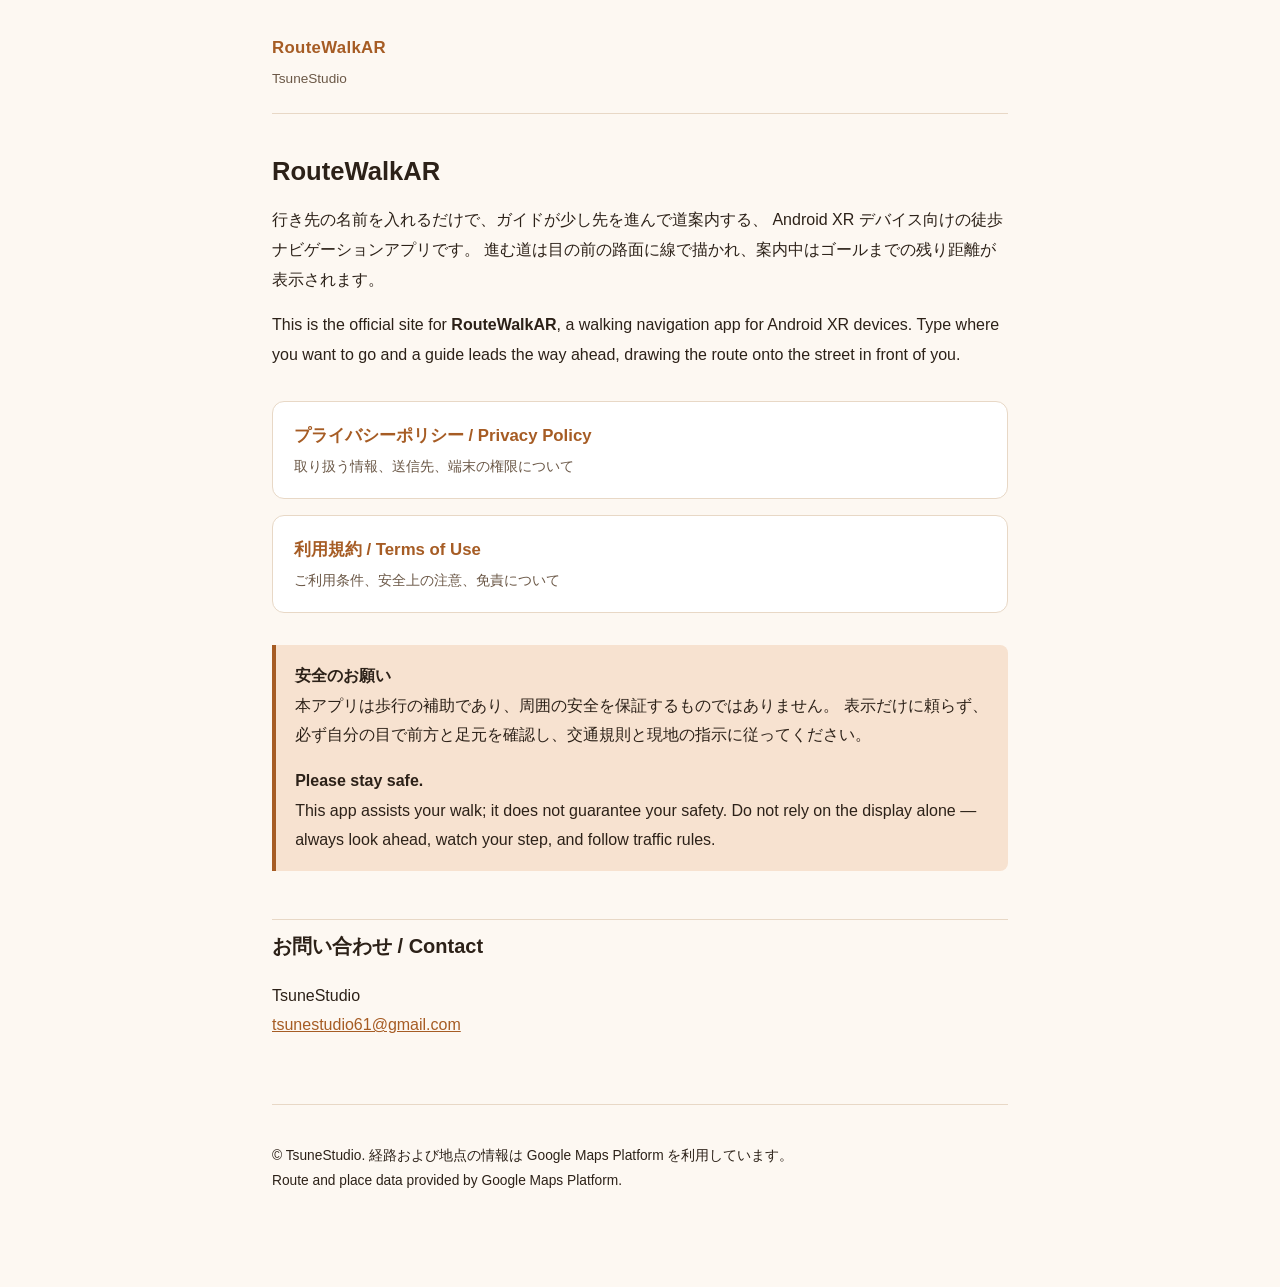
<file: index.html>
<!doctype html>
<html lang="ja">
<head>
<meta charset="utf-8">
<meta name="viewport" content="width=device-width, initial-scale=1">
<title>RouteWalkAR</title>
<meta name="description" content="Android XR向け徒歩ナビゲーションアプリ RouteWalkAR のプライバシーポリシーと利用規約。">
<link rel="stylesheet" href="style.css">
</head>
<body>
<div class="wrap">

<header class="site">
  <span class="app">RouteWalkAR</span>
  <span class="maker">TsuneStudio</span>
</header>

<h1>RouteWalkAR</h1>

<p>行き先の名前を入れるだけで、ガイドが少し先を進んで道案内する、
Android XR デバイス向けの徒歩ナビゲーションアプリです。
進む道は目の前の路面に線で描かれ、案内中はゴールまでの残り距離が表示されます。</p>

<p>This is the official site for <strong>RouteWalkAR</strong>, a walking navigation
app for Android XR devices. Type where you want to go and a guide leads the way ahead,
drawing the route onto the street in front of you.</p>

<div class="cards">
  <a class="card" href="privacy-policy.html">
    <strong>プライバシーポリシー / Privacy Policy</strong>
    <span>取り扱う情報、送信先、端末の権限について</span>
  </a>
  <a class="card" href="terms-of-use.html">
    <strong>利用規約 / Terms of Use</strong>
    <span>ご利用条件、安全上の注意、免責について</span>
  </a>
</div>

<div class="notice">
  <p><strong>安全のお願い</strong><br>
  本アプリは歩行の補助であり、周囲の安全を保証するものではありません。
  表示だけに頼らず、必ず自分の目で前方と足元を確認し、交通規則と現地の指示に従ってください。</p>
  <p><strong>Please stay safe.</strong><br>
  This app assists your walk; it does not guarantee your safety. Do not rely on the
  display alone — always look ahead, watch your step, and follow traffic rules.</p>
</div>

<h2>お問い合わせ / Contact</h2>

<p>TsuneStudio<br>
<a href="mailto:tsunestudio61@gmail.com">tsunestudio61@gmail.com</a></p>

<footer class="site">
  <p>&copy; TsuneStudio. 経路および地点の情報は Google Maps Platform を利用しています。<br>
  Route and place data provided by Google Maps Platform.</p>
</footer>

</div>
</body>
</html>
</file>
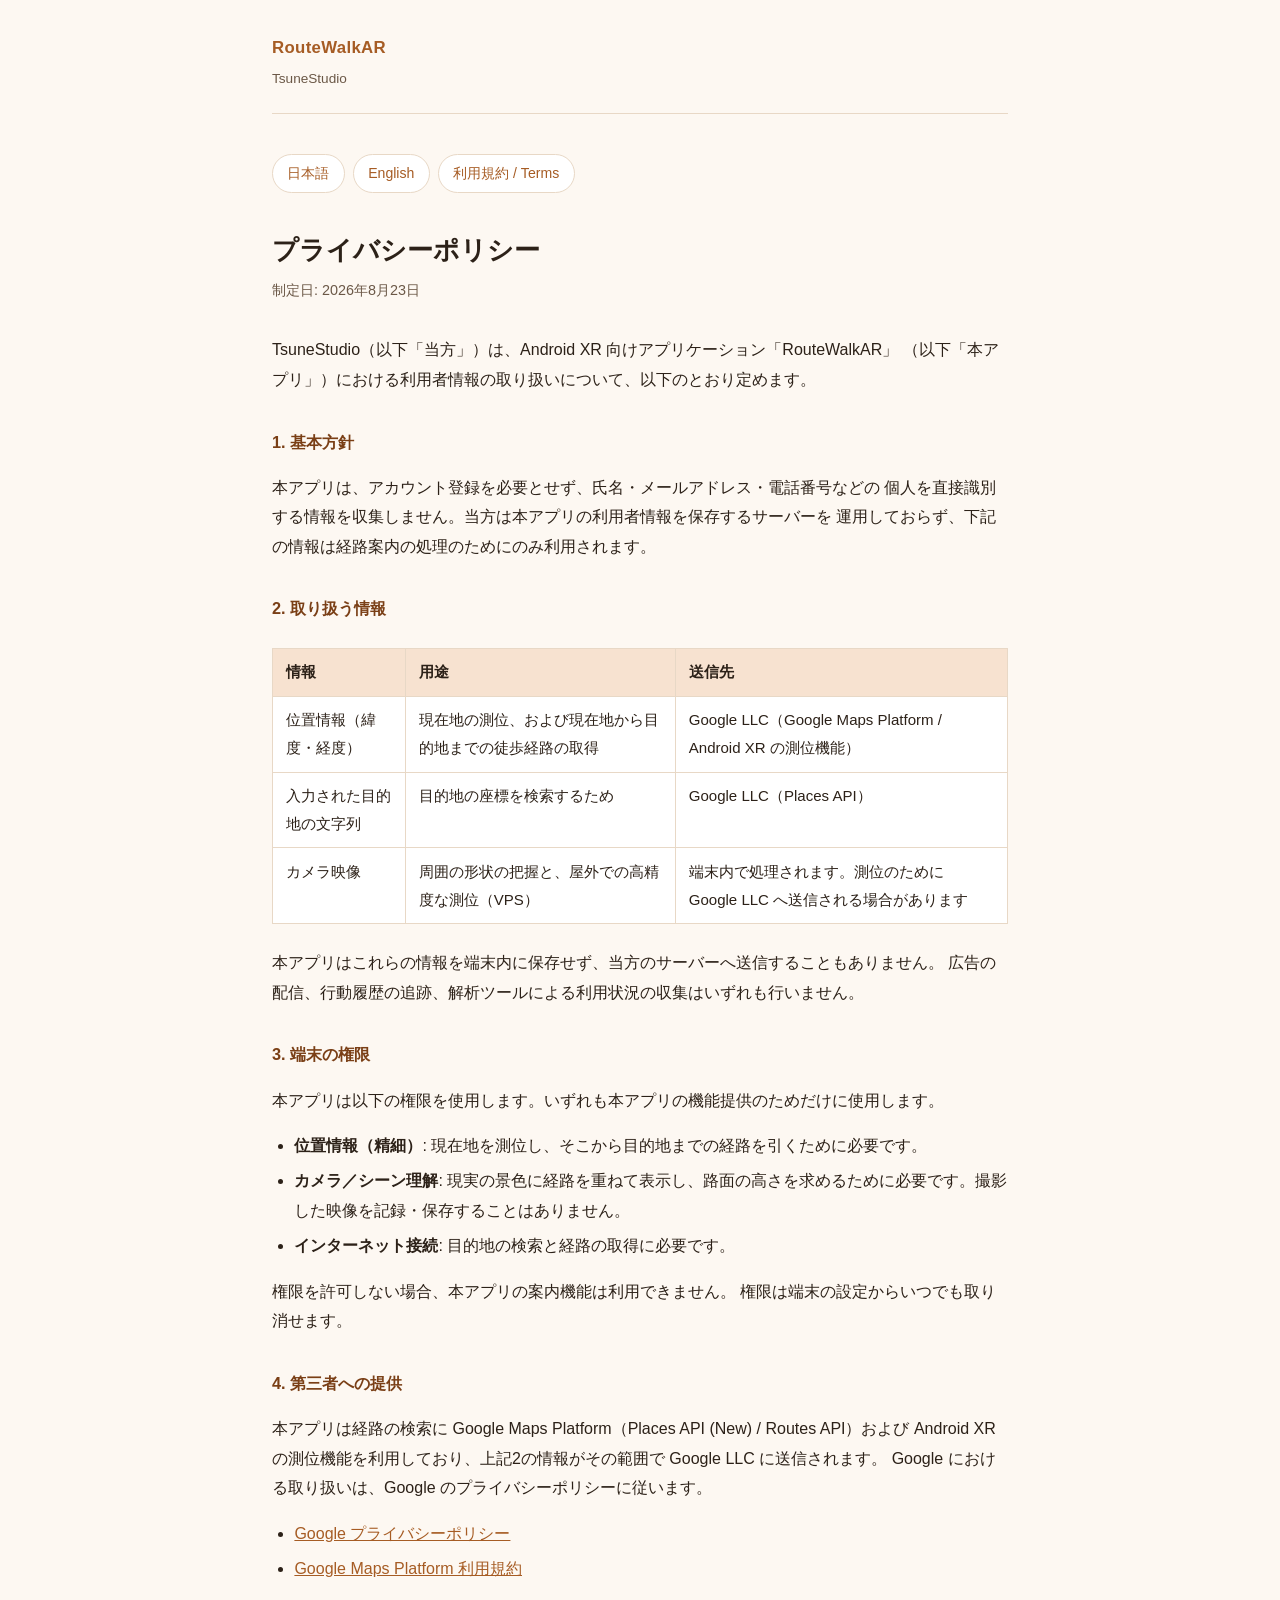
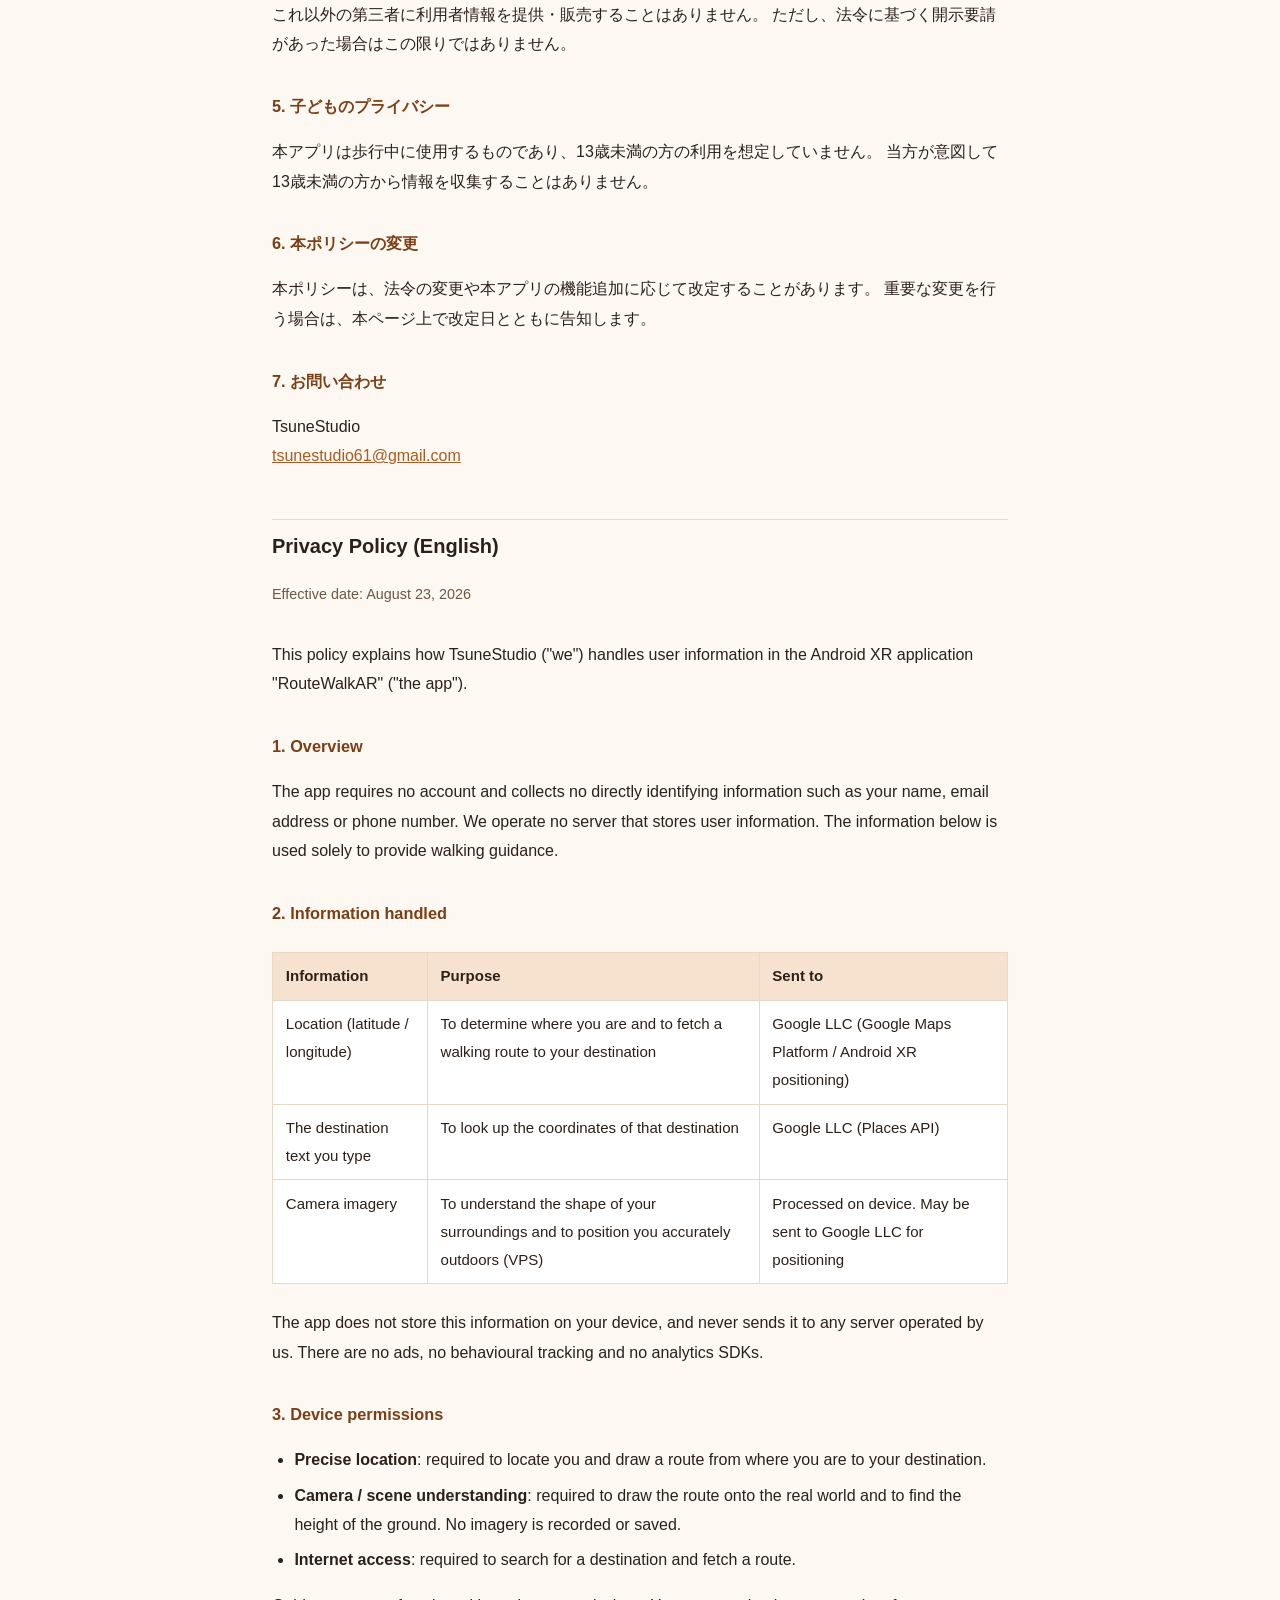
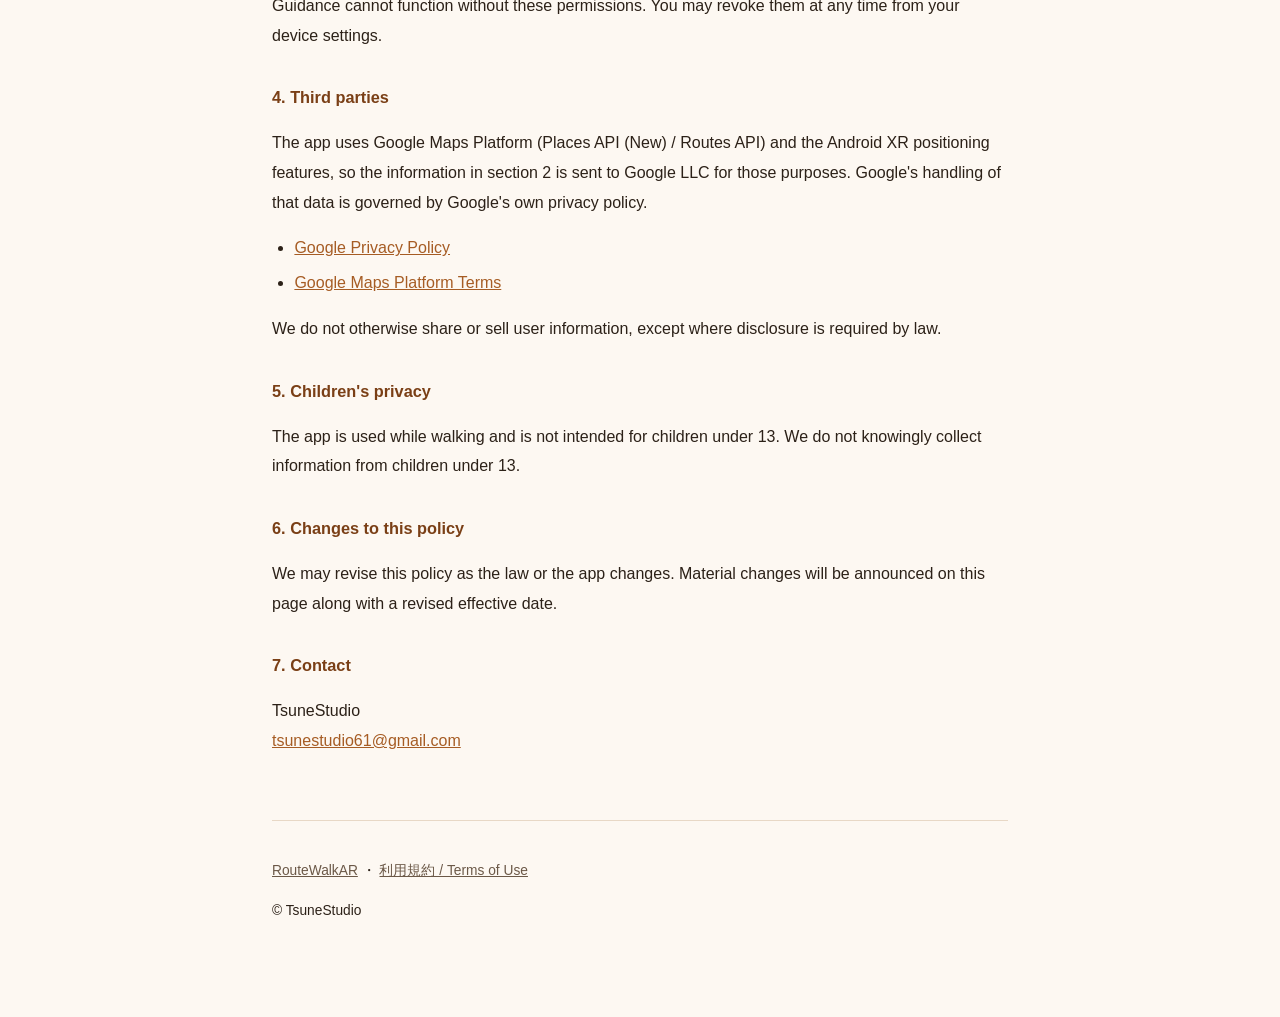
<file: privacy-policy.html>
<!doctype html>
<html lang="ja">
<head>
<meta charset="utf-8">
<meta name="viewport" content="width=device-width, initial-scale=1">
<title>プライバシーポリシー | RouteWalkAR</title>
<meta name="description" content="Android XR向け徒歩ナビゲーションアプリ RouteWalkAR のプライバシーポリシー。">
<link rel="stylesheet" href="style.css">
</head>
<body>
<div class="wrap">

<header class="site">
  <a class="app" href="index.html">RouteWalkAR</a>
  <span class="maker">TsuneStudio</span>
</header>

<nav class="langnav">
  <a href="#ja">日本語</a>
  <a href="#en">English</a>
  <a href="terms-of-use.html">利用規約 / Terms</a>
</nav>

<section id="ja">

<h1>プライバシーポリシー</h1>
<p class="meta">制定日: 2026年8月23日</p>

<p>TsuneStudio（以下「当方」）は、Android XR 向けアプリケーション「RouteWalkAR」
（以下「本アプリ」）における利用者情報の取り扱いについて、以下のとおり定めます。</p>

<h3>1. 基本方針</h3>
<p>本アプリは、アカウント登録を必要とせず、氏名・メールアドレス・電話番号などの
個人を直接識別する情報を収集しません。当方は本アプリの利用者情報を保存するサーバーを
運用しておらず、下記の情報は経路案内の処理のためにのみ利用されます。</p>

<h3>2. 取り扱う情報</h3>
<div class="tablewrap">
<table>
<thead><tr><th>情報</th><th>用途</th><th>送信先</th></tr></thead>
<tbody>
<tr>
  <td>位置情報（緯度・経度）</td>
  <td>現在地の測位、および現在地から目的地までの徒歩経路の取得</td>
  <td>Google LLC（Google Maps Platform / Android XR の測位機能）</td>
</tr>
<tr>
  <td>入力された目的地の文字列</td>
  <td>目的地の座標を検索するため</td>
  <td>Google LLC（Places API）</td>
</tr>
<tr>
  <td>カメラ映像</td>
  <td>周囲の形状の把握と、屋外での高精度な測位（VPS）</td>
  <td>端末内で処理されます。測位のために Google LLC へ送信される場合があります</td>
</tr>
</tbody>
</table>
</div>

<p>本アプリはこれらの情報を端末内に保存せず、当方のサーバーへ送信することもありません。
広告の配信、行動履歴の追跡、解析ツールによる利用状況の収集はいずれも行いません。</p>

<h3>3. 端末の権限</h3>
<p>本アプリは以下の権限を使用します。いずれも本アプリの機能提供のためだけに使用します。</p>
<ul>
<li><strong>位置情報（精細）</strong>: 現在地を測位し、そこから目的地までの経路を引くために必要です。</li>
<li><strong>カメラ／シーン理解</strong>: 現実の景色に経路を重ねて表示し、路面の高さを求めるために必要です。撮影した映像を記録・保存することはありません。</li>
<li><strong>インターネット接続</strong>: 目的地の検索と経路の取得に必要です。</li>
</ul>
<p>権限を許可しない場合、本アプリの案内機能は利用できません。
権限は端末の設定からいつでも取り消せます。</p>

<h3>4. 第三者への提供</h3>
<p>本アプリは経路の検索に Google Maps Platform（Places API (New) / Routes API）および
Android XR の測位機能を利用しており、上記2の情報がその範囲で Google LLC に送信されます。
Google における取り扱いは、Google のプライバシーポリシーに従います。</p>
<ul>
<li><a href="https://policies.google.com/privacy">Google プライバシーポリシー</a></li>
<li><a href="https://cloud.google.com/maps-platform/terms">Google Maps Platform 利用規約</a></li>
</ul>
<p>これ以外の第三者に利用者情報を提供・販売することはありません。
ただし、法令に基づく開示要請があった場合はこの限りではありません。</p>

<h3>5. 子どものプライバシー</h3>
<p>本アプリは歩行中に使用するものであり、13歳未満の方の利用を想定していません。
当方が意図して13歳未満の方から情報を収集することはありません。</p>

<h3>6. 本ポリシーの変更</h3>
<p>本ポリシーは、法令の変更や本アプリの機能追加に応じて改定することがあります。
重要な変更を行う場合は、本ページ上で改定日とともに告知します。</p>

<h3>7. お問い合わせ</h3>
<p>TsuneStudio<br>
<a href="mailto:tsunestudio61@gmail.com">tsunestudio61@gmail.com</a></p>

</section>

<section id="en">

<h2>Privacy Policy (English)</h2>
<p class="meta">Effective date: August 23, 2026</p>

<p>This policy explains how TsuneStudio (&quot;we&quot;) handles user information in
the Android XR application &quot;RouteWalkAR&quot; (&quot;the app&quot;).</p>

<h3>1. Overview</h3>
<p>The app requires no account and collects no directly identifying information such
as your name, email address or phone number. We operate no server that stores user
information. The information below is used solely to provide walking guidance.</p>

<h3>2. Information handled</h3>
<div class="tablewrap">
<table>
<thead><tr><th>Information</th><th>Purpose</th><th>Sent to</th></tr></thead>
<tbody>
<tr>
  <td>Location (latitude / longitude)</td>
  <td>To determine where you are and to fetch a walking route to your destination</td>
  <td>Google LLC (Google Maps Platform / Android XR positioning)</td>
</tr>
<tr>
  <td>The destination text you type</td>
  <td>To look up the coordinates of that destination</td>
  <td>Google LLC (Places API)</td>
</tr>
<tr>
  <td>Camera imagery</td>
  <td>To understand the shape of your surroundings and to position you accurately outdoors (VPS)</td>
  <td>Processed on device. May be sent to Google LLC for positioning</td>
</tr>
</tbody>
</table>
</div>

<p>The app does not store this information on your device, and never sends it to any
server operated by us. There are no ads, no behavioural tracking and no analytics SDKs.</p>

<h3>3. Device permissions</h3>
<ul>
<li><strong>Precise location</strong>: required to locate you and draw a route from where you are to your destination.</li>
<li><strong>Camera / scene understanding</strong>: required to draw the route onto the real world and to find the height of the ground. No imagery is recorded or saved.</li>
<li><strong>Internet access</strong>: required to search for a destination and fetch a route.</li>
</ul>
<p>Guidance cannot function without these permissions. You may revoke them at any time
from your device settings.</p>

<h3>4. Third parties</h3>
<p>The app uses Google Maps Platform (Places API (New) / Routes API) and the Android XR
positioning features, so the information in section 2 is sent to Google LLC for those
purposes. Google's handling of that data is governed by Google's own privacy policy.</p>
<ul>
<li><a href="https://policies.google.com/privacy">Google Privacy Policy</a></li>
<li><a href="https://cloud.google.com/maps-platform/terms">Google Maps Platform Terms</a></li>
</ul>
<p>We do not otherwise share or sell user information, except where disclosure is
required by law.</p>

<h3>5. Children's privacy</h3>
<p>The app is used while walking and is not intended for children under 13. We do not
knowingly collect information from children under 13.</p>

<h3>6. Changes to this policy</h3>
<p>We may revise this policy as the law or the app changes. Material changes will be
announced on this page along with a revised effective date.</p>

<h3>7. Contact</h3>
<p>TsuneStudio<br>
<a href="mailto:tsunestudio61@gmail.com">tsunestudio61@gmail.com</a></p>

</section>

<footer class="site">
  <p><a href="index.html">RouteWalkAR</a> ・ <a href="terms-of-use.html">利用規約 / Terms of Use</a></p>
  <p>&copy; TsuneStudio</p>
</footer>

</div>
</body>
</html>
</file>
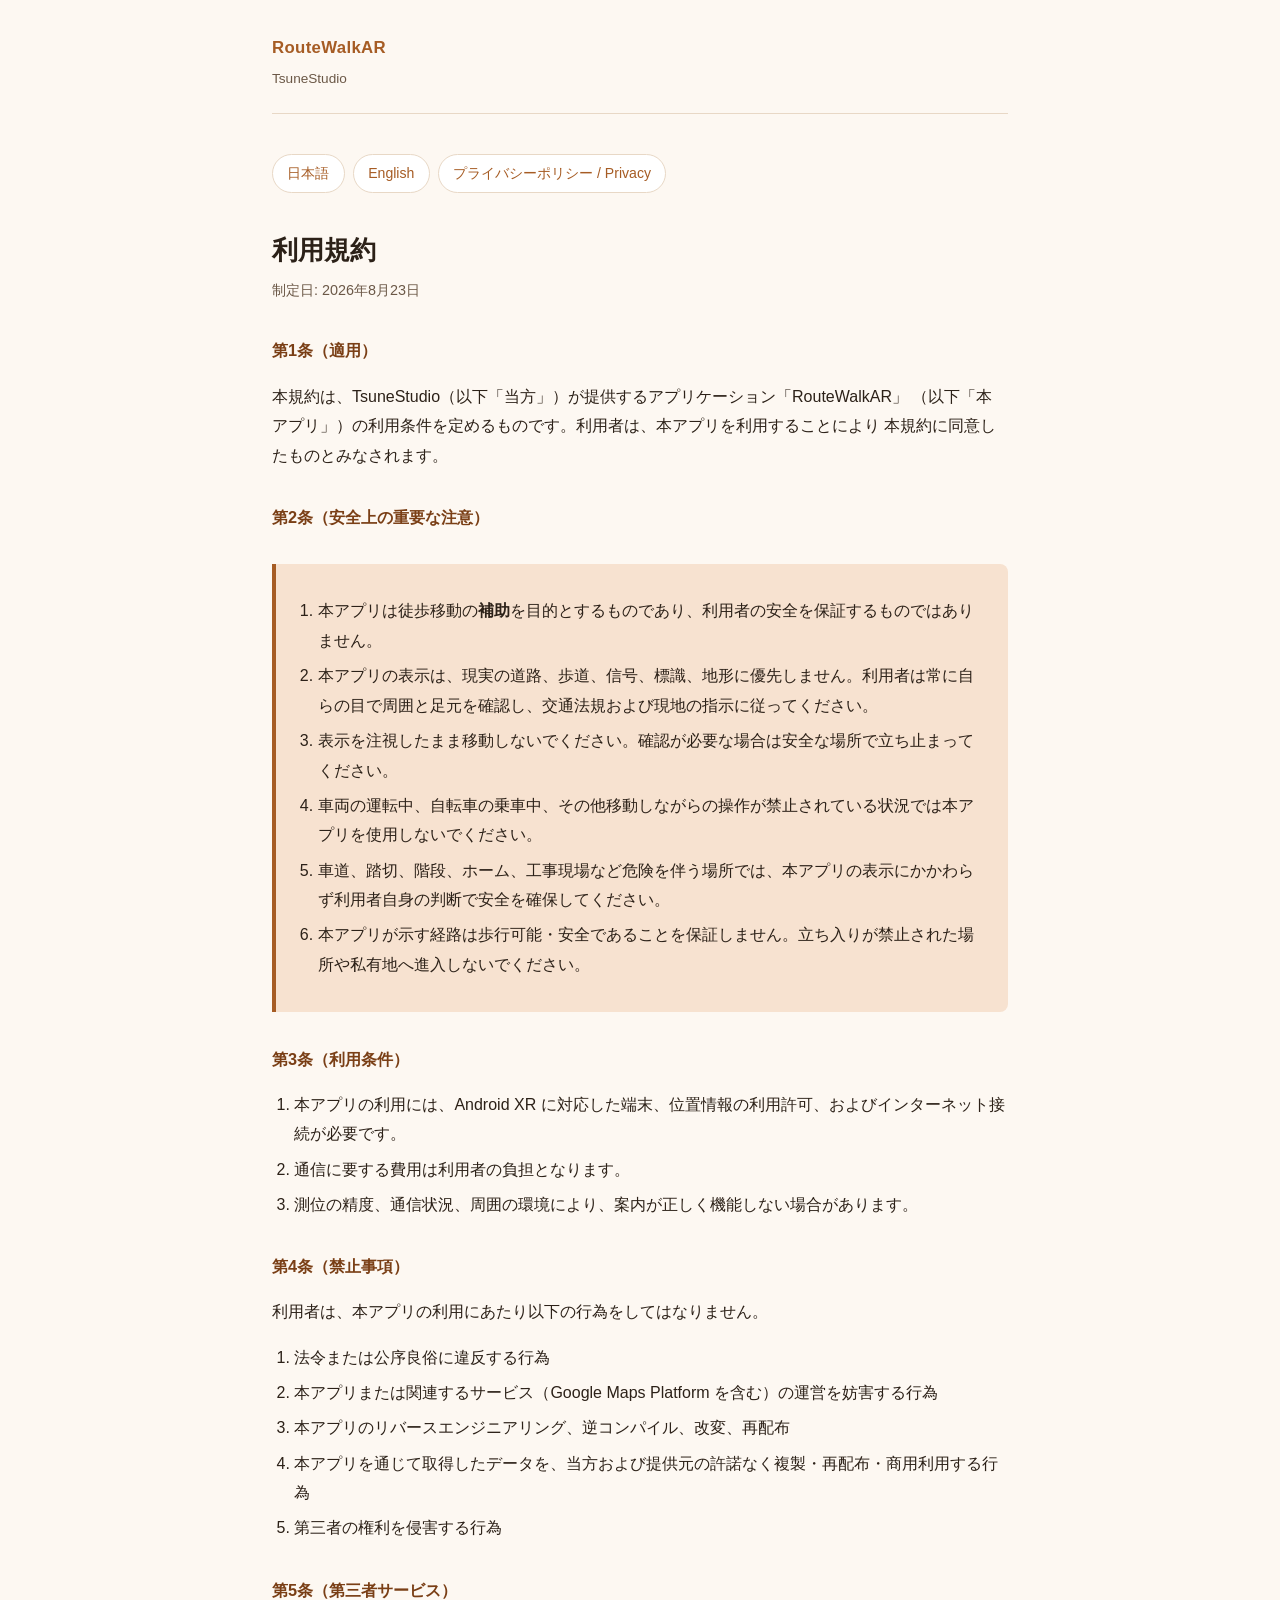
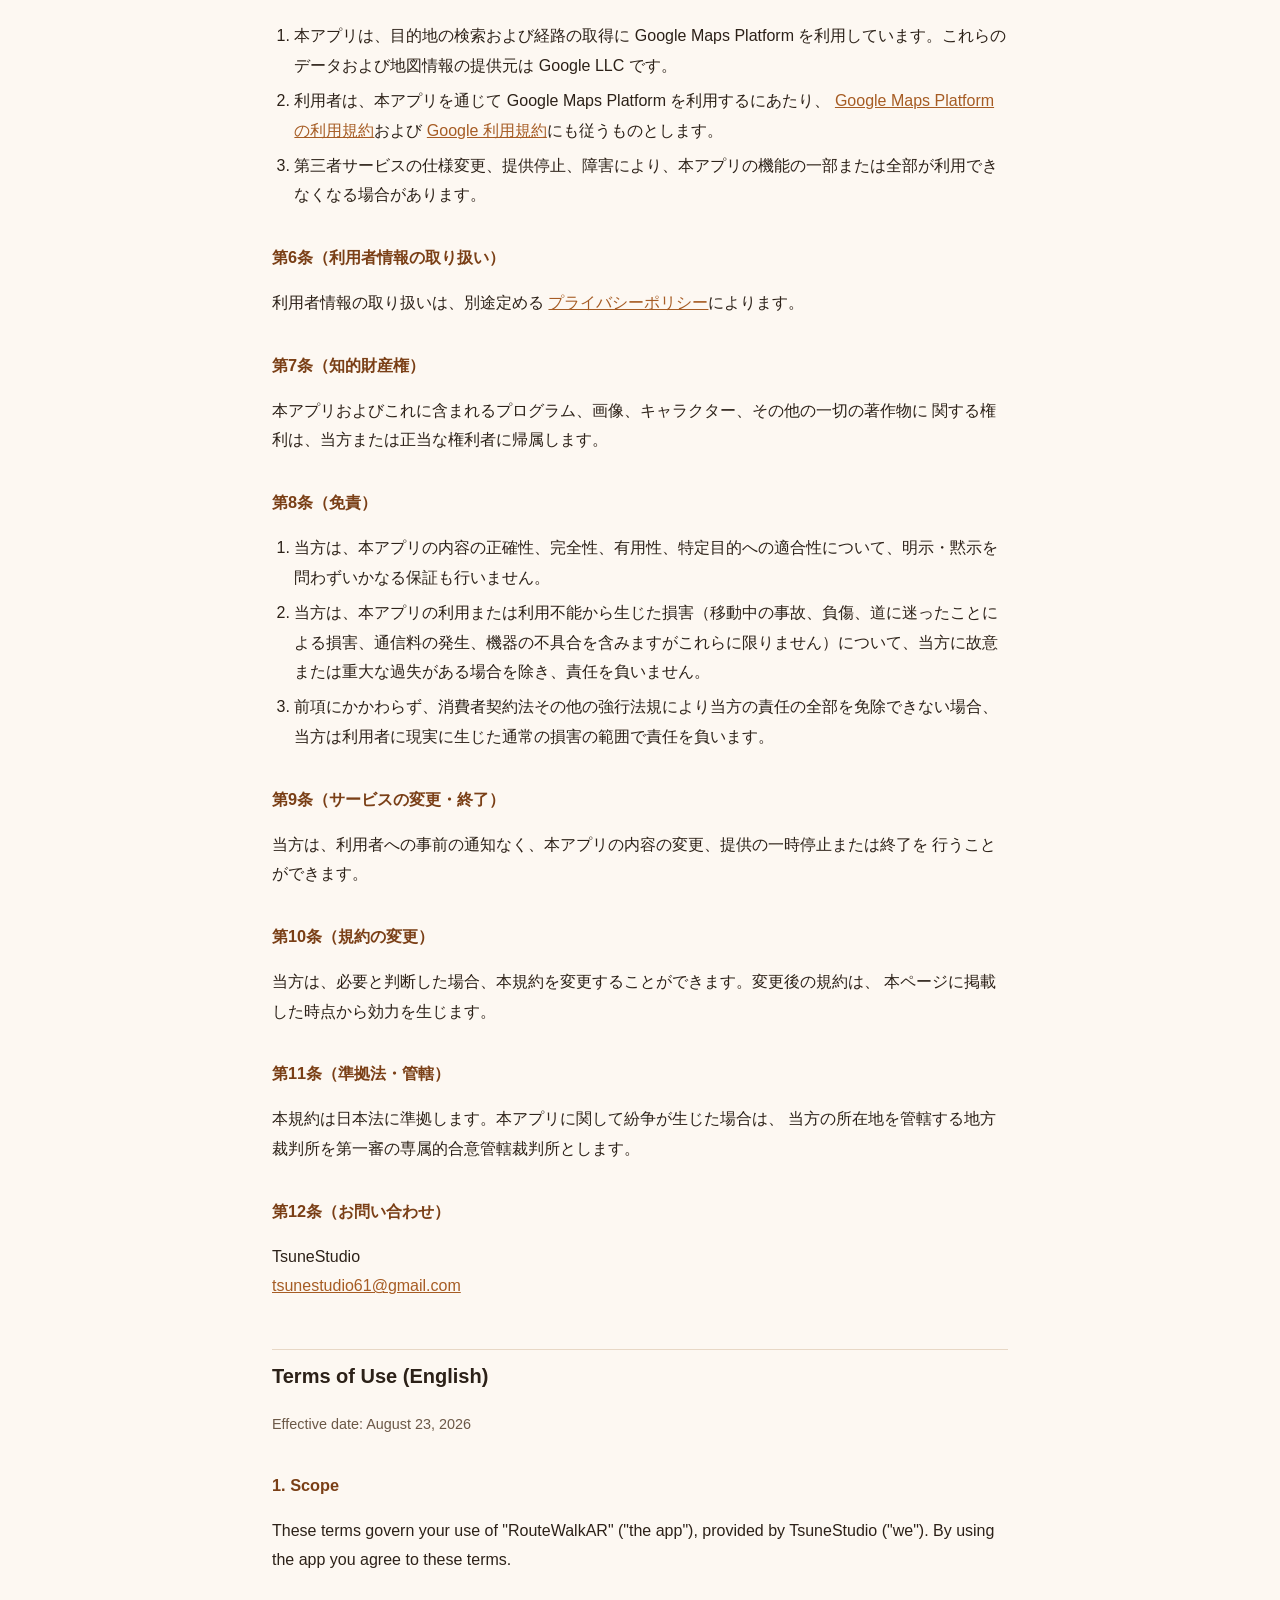
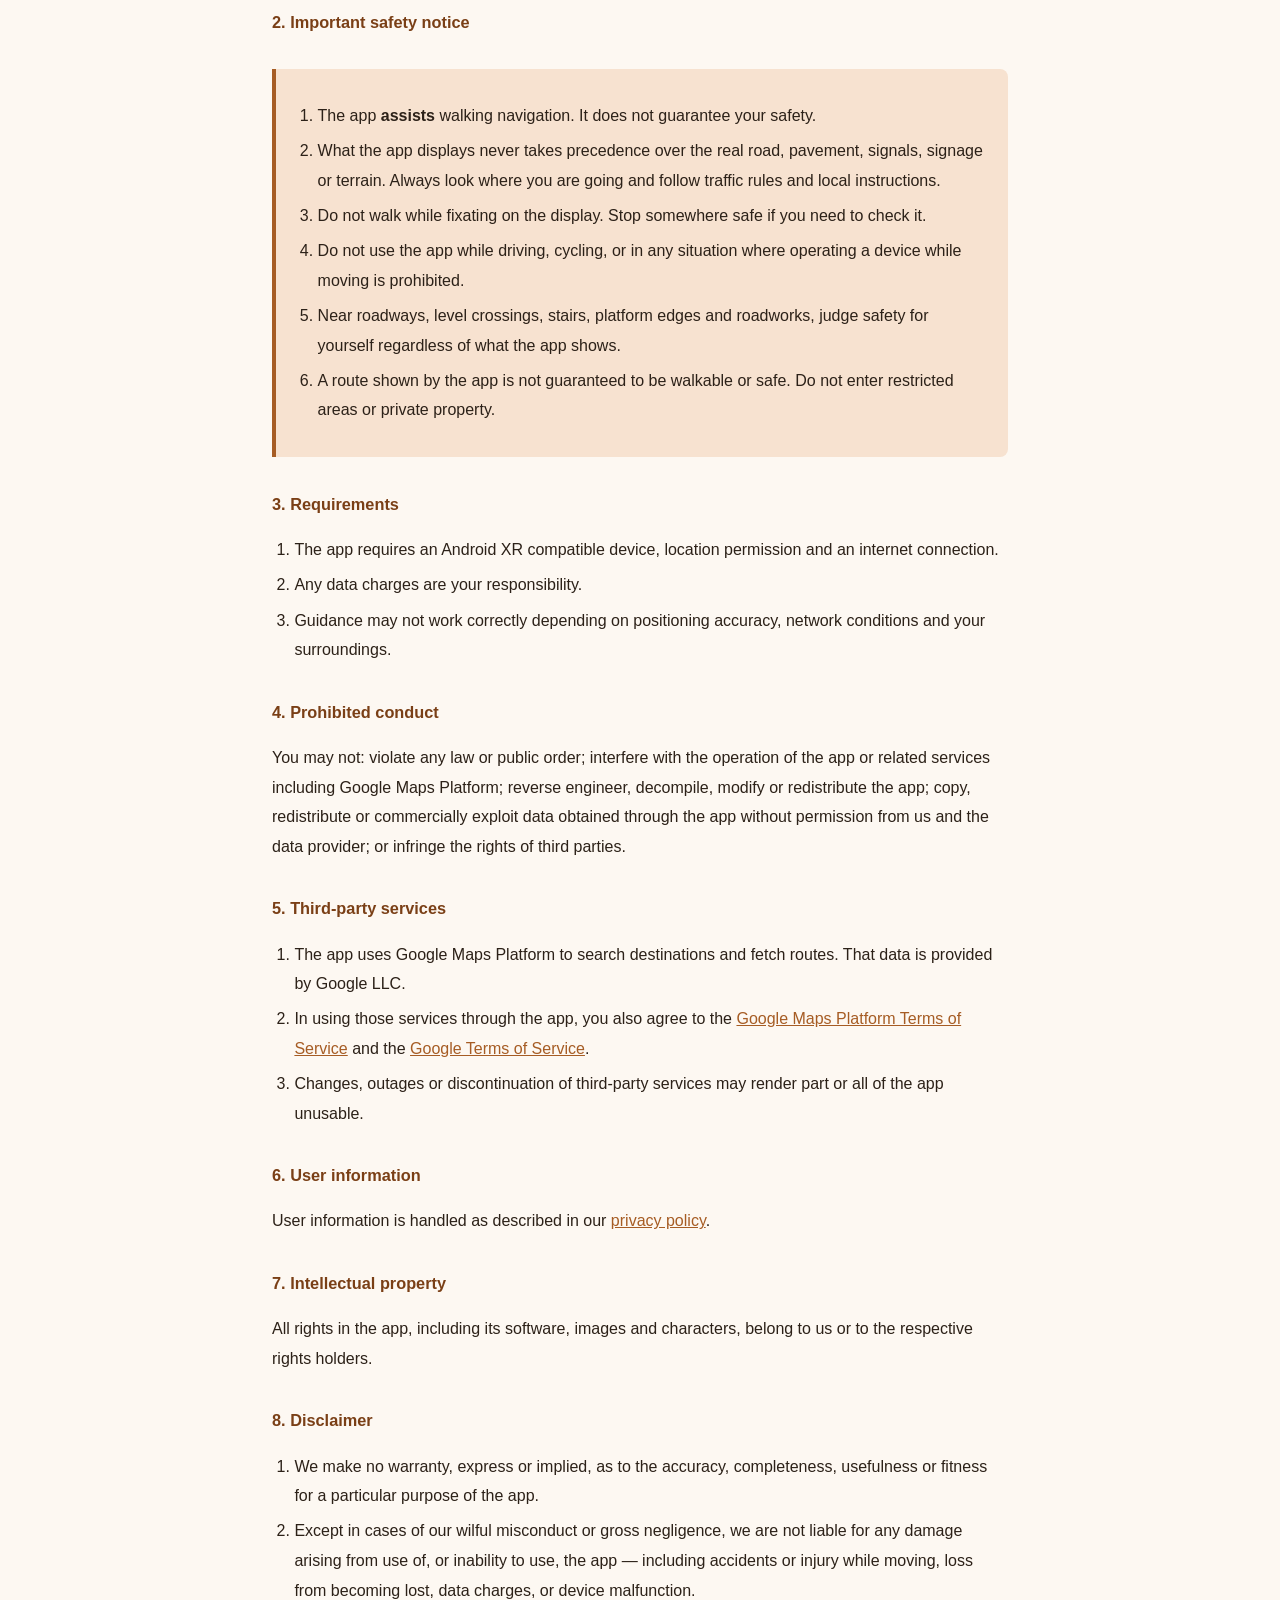
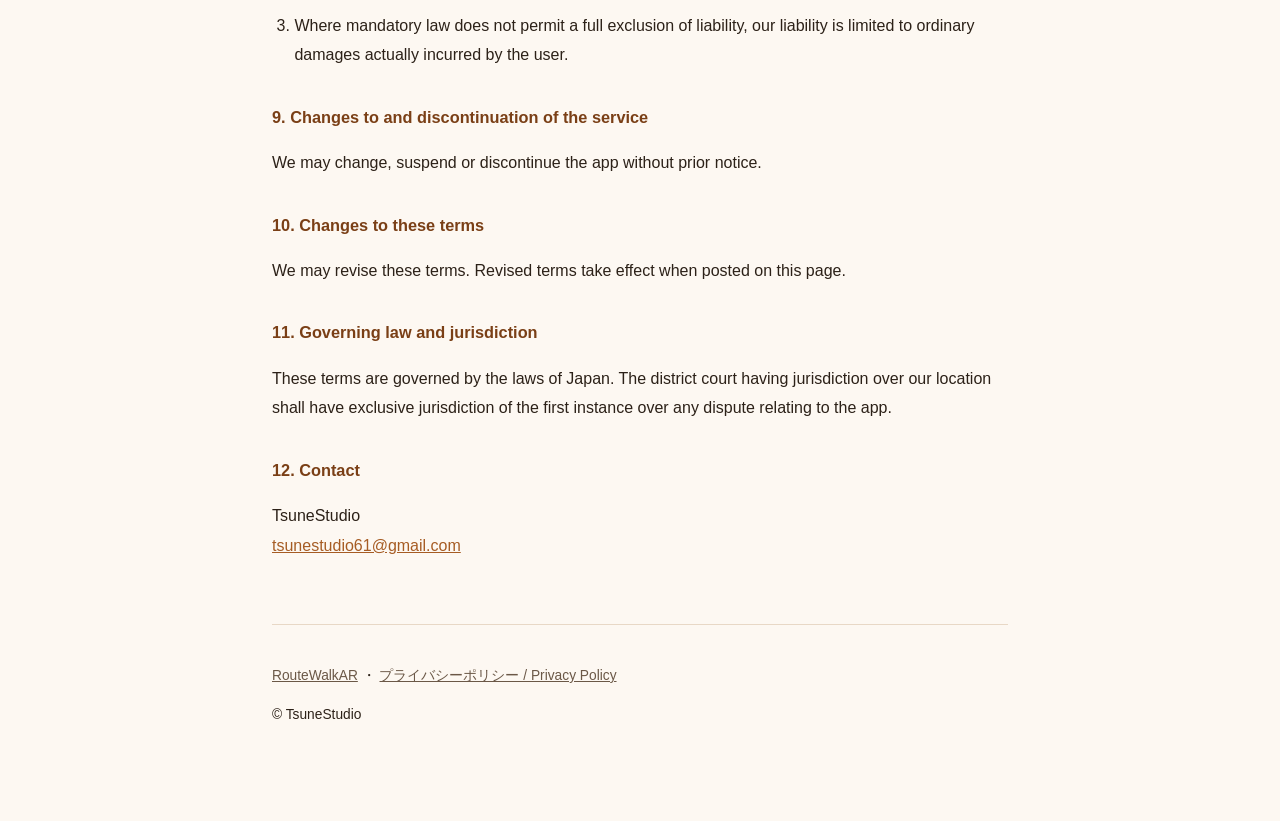
<file: terms-of-use.html>
<!doctype html>
<html lang="ja">
<head>
<meta charset="utf-8">
<meta name="viewport" content="width=device-width, initial-scale=1">
<title>利用規約 | RouteWalkAR</title>
<meta name="description" content="Android XR向け徒歩ナビゲーションアプリ RouteWalkAR の利用規約。">
<link rel="stylesheet" href="style.css">
</head>
<body>
<div class="wrap">

<header class="site">
  <a class="app" href="index.html">RouteWalkAR</a>
  <span class="maker">TsuneStudio</span>
</header>

<nav class="langnav">
  <a href="#ja">日本語</a>
  <a href="#en">English</a>
  <a href="privacy-policy.html">プライバシーポリシー / Privacy</a>
</nav>

<section id="ja">

<h1>利用規約</h1>
<p class="meta">制定日: 2026年8月23日</p>

<h3>第1条（適用）</h3>
<p>本規約は、TsuneStudio（以下「当方」）が提供するアプリケーション「RouteWalkAR」
（以下「本アプリ」）の利用条件を定めるものです。利用者は、本アプリを利用することにより
本規約に同意したものとみなされます。</p>

<h3>第2条（安全上の重要な注意）</h3>
<div class="notice">
<ol>
<li>本アプリは徒歩移動の<strong>補助</strong>を目的とするものであり、利用者の安全を保証するものではありません。</li>
<li>本アプリの表示は、現実の道路、歩道、信号、標識、地形に優先しません。利用者は常に自らの目で周囲と足元を確認し、交通法規および現地の指示に従ってください。</li>
<li>表示を注視したまま移動しないでください。確認が必要な場合は安全な場所で立ち止まってください。</li>
<li>車両の運転中、自転車の乗車中、その他移動しながらの操作が禁止されている状況では本アプリを使用しないでください。</li>
<li>車道、踏切、階段、ホーム、工事現場など危険を伴う場所では、本アプリの表示にかかわらず利用者自身の判断で安全を確保してください。</li>
<li>本アプリが示す経路は歩行可能・安全であることを保証しません。立ち入りが禁止された場所や私有地へ進入しないでください。</li>
</ol>
</div>

<h3>第3条（利用条件）</h3>
<ol>
<li>本アプリの利用には、Android XR に対応した端末、位置情報の利用許可、およびインターネット接続が必要です。</li>
<li>通信に要する費用は利用者の負担となります。</li>
<li>測位の精度、通信状況、周囲の環境により、案内が正しく機能しない場合があります。</li>
</ol>

<h3>第4条（禁止事項）</h3>
<p>利用者は、本アプリの利用にあたり以下の行為をしてはなりません。</p>
<ol>
<li>法令または公序良俗に違反する行為</li>
<li>本アプリまたは関連するサービス（Google Maps Platform を含む）の運営を妨害する行為</li>
<li>本アプリのリバースエンジニアリング、逆コンパイル、改変、再配布</li>
<li>本アプリを通じて取得したデータを、当方および提供元の許諾なく複製・再配布・商用利用する行為</li>
<li>第三者の権利を侵害する行為</li>
</ol>

<h3>第5条（第三者サービス）</h3>
<ol>
<li>本アプリは、目的地の検索および経路の取得に Google Maps Platform を利用しています。これらのデータおよび地図情報の提供元は Google LLC です。</li>
<li>利用者は、本アプリを通じて Google Maps Platform を利用するにあたり、
<a href="https://cloud.google.com/maps-platform/terms">Google Maps Platform の利用規約</a>および
<a href="https://policies.google.com/terms">Google 利用規約</a>にも従うものとします。</li>
<li>第三者サービスの仕様変更、提供停止、障害により、本アプリの機能の一部または全部が利用できなくなる場合があります。</li>
</ol>

<h3>第6条（利用者情報の取り扱い）</h3>
<p>利用者情報の取り扱いは、別途定める
<a href="privacy-policy.html">プライバシーポリシー</a>によります。</p>

<h3>第7条（知的財産権）</h3>
<p>本アプリおよびこれに含まれるプログラム、画像、キャラクター、その他の一切の著作物に
関する権利は、当方または正当な権利者に帰属します。</p>

<h3>第8条（免責）</h3>
<ol>
<li>当方は、本アプリの内容の正確性、完全性、有用性、特定目的への適合性について、明示・黙示を問わずいかなる保証も行いません。</li>
<li>当方は、本アプリの利用または利用不能から生じた損害（移動中の事故、負傷、道に迷ったことによる損害、通信料の発生、機器の不具合を含みますがこれらに限りません）について、当方に故意または重大な過失がある場合を除き、責任を負いません。</li>
<li>前項にかかわらず、消費者契約法その他の強行法規により当方の責任の全部を免除できない場合、当方は利用者に現実に生じた通常の損害の範囲で責任を負います。</li>
</ol>

<h3>第9条（サービスの変更・終了）</h3>
<p>当方は、利用者への事前の通知なく、本アプリの内容の変更、提供の一時停止または終了を
行うことができます。</p>

<h3>第10条（規約の変更）</h3>
<p>当方は、必要と判断した場合、本規約を変更することができます。変更後の規約は、
本ページに掲載した時点から効力を生じます。</p>

<h3>第11条（準拠法・管轄）</h3>
<p>本規約は日本法に準拠します。本アプリに関して紛争が生じた場合は、
当方の所在地を管轄する地方裁判所を第一審の専属的合意管轄裁判所とします。</p>

<h3>第12条（お問い合わせ）</h3>
<p>TsuneStudio<br>
<a href="mailto:tsunestudio61@gmail.com">tsunestudio61@gmail.com</a></p>

</section>

<section id="en">

<h2>Terms of Use (English)</h2>
<p class="meta">Effective date: August 23, 2026</p>

<h3>1. Scope</h3>
<p>These terms govern your use of &quot;RouteWalkAR&quot; (&quot;the app&quot;), provided
by TsuneStudio (&quot;we&quot;). By using the app you agree to these terms.</p>

<h3>2. Important safety notice</h3>
<div class="notice">
<ol>
<li>The app <strong>assists</strong> walking navigation. It does not guarantee your safety.</li>
<li>What the app displays never takes precedence over the real road, pavement, signals, signage or terrain. Always look where you are going and follow traffic rules and local instructions.</li>
<li>Do not walk while fixating on the display. Stop somewhere safe if you need to check it.</li>
<li>Do not use the app while driving, cycling, or in any situation where operating a device while moving is prohibited.</li>
<li>Near roadways, level crossings, stairs, platform edges and roadworks, judge safety for yourself regardless of what the app shows.</li>
<li>A route shown by the app is not guaranteed to be walkable or safe. Do not enter restricted areas or private property.</li>
</ol>
</div>

<h3>3. Requirements</h3>
<ol>
<li>The app requires an Android XR compatible device, location permission and an internet connection.</li>
<li>Any data charges are your responsibility.</li>
<li>Guidance may not work correctly depending on positioning accuracy, network conditions and your surroundings.</li>
</ol>

<h3>4. Prohibited conduct</h3>
<p>You may not: violate any law or public order; interfere with the operation of the app
or related services including Google Maps Platform; reverse engineer, decompile, modify
or redistribute the app; copy, redistribute or commercially exploit data obtained through
the app without permission from us and the data provider; or infringe the rights of third
parties.</p>

<h3>5. Third-party services</h3>
<ol>
<li>The app uses Google Maps Platform to search destinations and fetch routes. That data is provided by Google LLC.</li>
<li>In using those services through the app, you also agree to the
<a href="https://cloud.google.com/maps-platform/terms">Google Maps Platform Terms of Service</a> and the
<a href="https://policies.google.com/terms">Google Terms of Service</a>.</li>
<li>Changes, outages or discontinuation of third-party services may render part or all of the app unusable.</li>
</ol>

<h3>6. User information</h3>
<p>User information is handled as described in our
<a href="privacy-policy.html">privacy policy</a>.</p>

<h3>7. Intellectual property</h3>
<p>All rights in the app, including its software, images and characters, belong to us or
to the respective rights holders.</p>

<h3>8. Disclaimer</h3>
<ol>
<li>We make no warranty, express or implied, as to the accuracy, completeness, usefulness or fitness for a particular purpose of the app.</li>
<li>Except in cases of our wilful misconduct or gross negligence, we are not liable for any damage arising from use of, or inability to use, the app — including accidents or injury while moving, loss from becoming lost, data charges, or device malfunction.</li>
<li>Where mandatory law does not permit a full exclusion of liability, our liability is limited to ordinary damages actually incurred by the user.</li>
</ol>

<h3>9. Changes to and discontinuation of the service</h3>
<p>We may change, suspend or discontinue the app without prior notice.</p>

<h3>10. Changes to these terms</h3>
<p>We may revise these terms. Revised terms take effect when posted on this page.</p>

<h3>11. Governing law and jurisdiction</h3>
<p>These terms are governed by the laws of Japan. The district court having jurisdiction over our location shall have exclusive
jurisdiction of the first instance over any dispute relating to the app.</p>

<h3>12. Contact</h3>
<p>TsuneStudio<br>
<a href="mailto:tsunestudio61@gmail.com">tsunestudio61@gmail.com</a></p>

</section>

<footer class="site">
  <p><a href="index.html">RouteWalkAR</a> ・ <a href="privacy-policy.html">プライバシーポリシー / Privacy Policy</a></p>
  <p>&copy; TsuneStudio</p>
</footer>

</div>
</body>
</html>
</file>
<file: style.css>
:root {
  --accent: #a65c24;
  --accent-deep: #7a3f16;
  --bg: #fdf8f2;
  --panel: #ffffff;
  --ink: #2c2118;
  --ink-soft: #6b5847;
  --line: #e8d8c6;
  --accent-soft: #f7e2d0;
}

@media (prefers-color-scheme: dark) {
  :root {
    --accent: #d99155;
    --accent-deep: #f0b986;
    --bg: #1b1511;
    --panel: #241d17;
    --ink: #f2e9df;
    --ink-soft: #b8a795;
    --line: #3a2f26;
    --accent-soft: #33261c;
  }
}

* { box-sizing: border-box; }

body {
  margin: 0;
  padding: 0 1.25rem 5rem;
  background: var(--bg);
  color: var(--ink);
  font-family: -apple-system, BlinkMacSystemFont, "Segoe UI", "Hiragino Sans",
    "Noto Sans JP", "Yu Gothic UI", Meiryo, sans-serif;
  line-height: 1.85;
  font-size: 16px;
  -webkit-text-size-adjust: 100%;
}

.wrap { max-width: 46rem; margin: 0 auto; }

header.site {
  border-bottom: 1px solid var(--line);
  padding: 2rem 0 1.25rem;
  margin-bottom: 2.5rem;
}

header.site .app {
  display: block;
  font-size: 1.05rem;
  font-weight: 700;
  color: var(--accent);
  text-decoration: none;
  letter-spacing: 0.02em;
}

header.site .maker { color: var(--ink-soft); font-size: 0.85rem; }

h1 { font-size: 1.6rem; line-height: 1.4; margin: 0 0 0.5rem; }
h2 { font-size: 1.25rem; margin: 3rem 0 1rem; padding-top: 0.5rem; border-top: 1px solid var(--line); }
h3 { font-size: 1.02rem; margin: 2rem 0 0.6rem; color: var(--accent-deep); }

p, li { color: var(--ink); }
a { color: var(--accent); }

.meta { color: var(--ink-soft); font-size: 0.9rem; margin: 0 0 2rem; }

.langnav {
  display: flex;
  gap: 0.5rem;
  flex-wrap: wrap;
  margin: 0 0 2.5rem;
}

.langnav a {
  display: inline-block;
  padding: 0.35rem 0.9rem;
  border: 1px solid var(--line);
  border-radius: 999px;
  background: var(--panel);
  text-decoration: none;
  font-size: 0.88rem;
}

.langnav a:hover { border-color: var(--accent); }

.notice {
  background: var(--accent-soft);
  border-left: 4px solid var(--accent);
  border-radius: 0 8px 8px 0;
  padding: 1rem 1.2rem;
  margin: 2rem 0;
}

.notice p:first-child { margin-top: 0; }
.notice p:last-child { margin-bottom: 0; }

.tablewrap { overflow-x: auto; margin: 1.5rem 0; }

table {
  border-collapse: collapse;
  width: 100%;
  min-width: 30rem;
  font-size: 0.94rem;
  background: var(--panel);
}

th, td {
  border: 1px solid var(--line);
  padding: 0.6rem 0.8rem;
  text-align: left;
  vertical-align: top;
}

th { background: var(--accent-soft); font-weight: 600; }

ol, ul { padding-left: 1.4rem; }
li { margin: 0.35rem 0; }

.cards { display: grid; gap: 1rem; margin: 2rem 0; }

.card {
  display: block;
  background: var(--panel);
  border: 1px solid var(--line);
  border-radius: 12px;
  padding: 1.1rem 1.3rem;
  text-decoration: none;
  color: inherit;
}

.card:hover { border-color: var(--accent); }
.card strong { display: block; color: var(--accent); font-size: 1.05rem; }
.card span { color: var(--ink-soft); font-size: 0.9rem; }

footer.site {
  margin-top: 4rem;
  padding-top: 1.5rem;
  border-top: 1px solid var(--line);
  color: var(--ink-soft);
  font-size: 0.86rem;
}

footer.site a { color: var(--ink-soft); }
</file>
